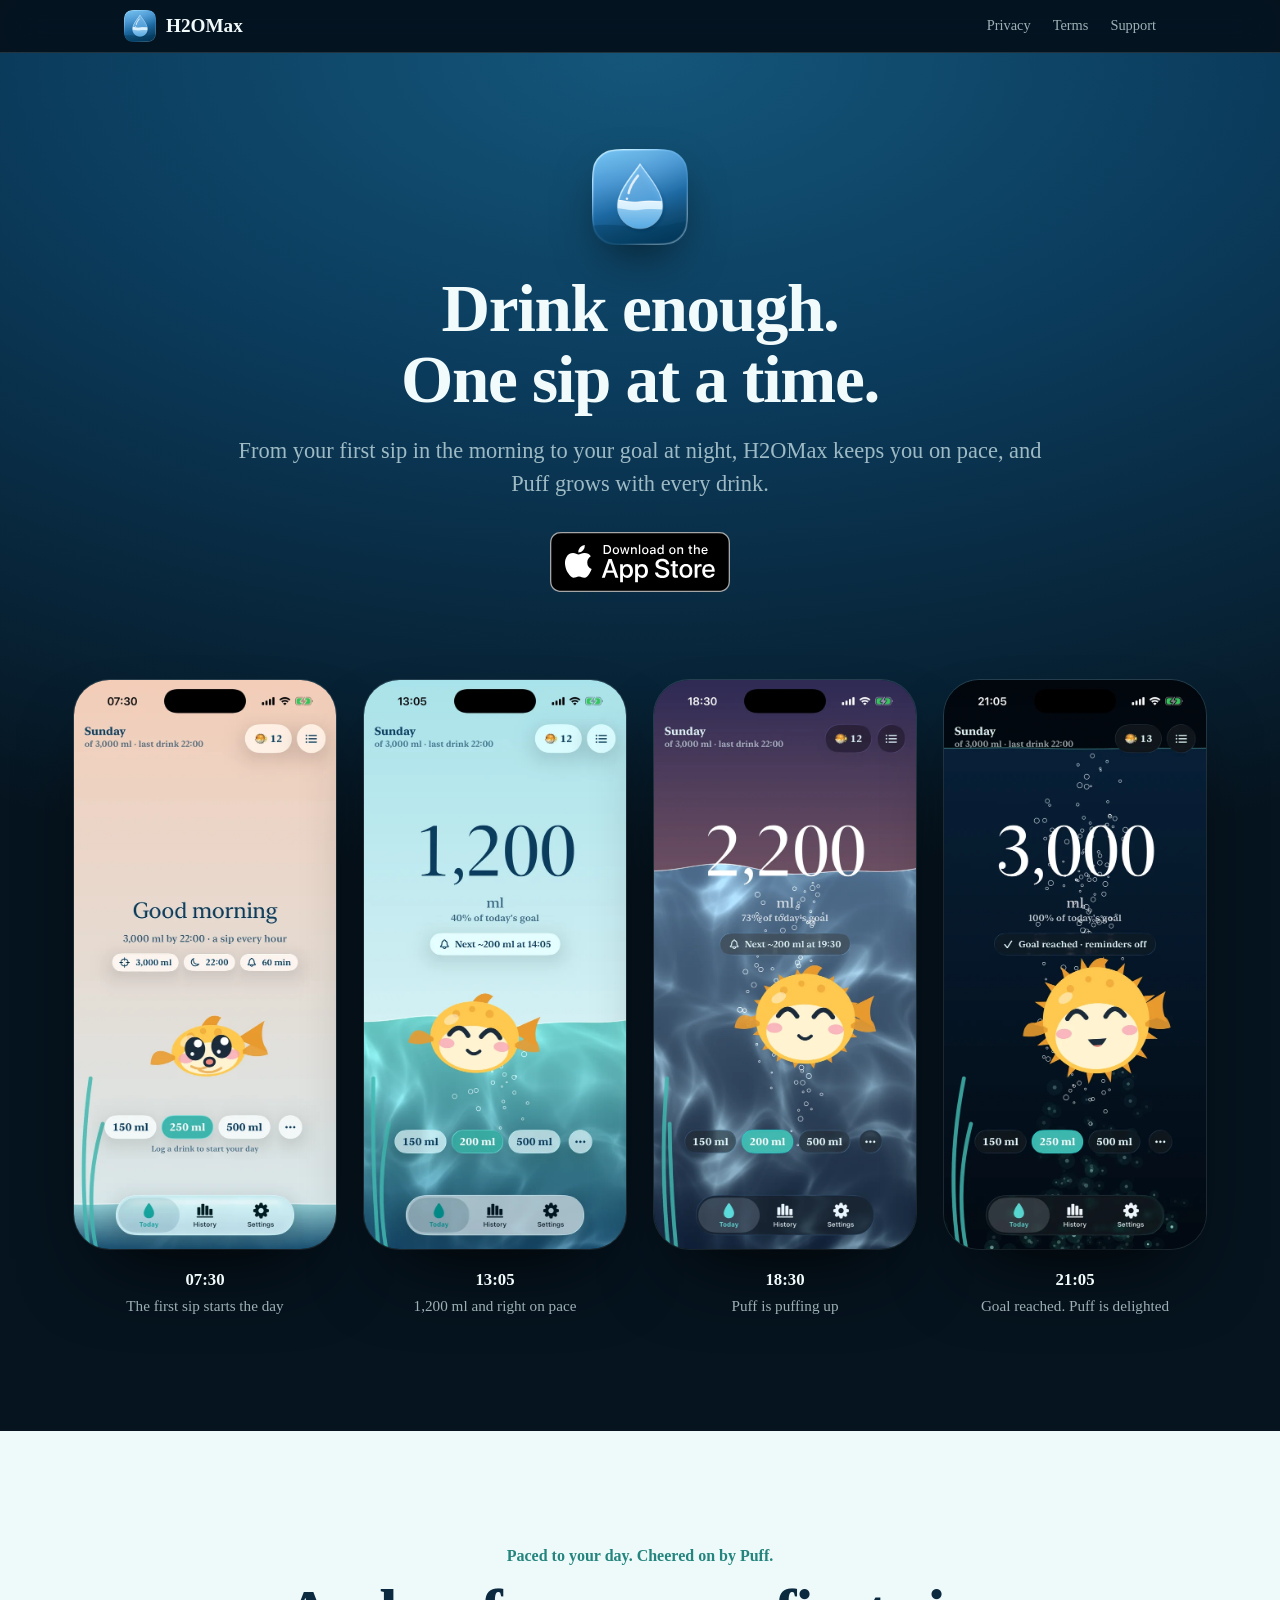
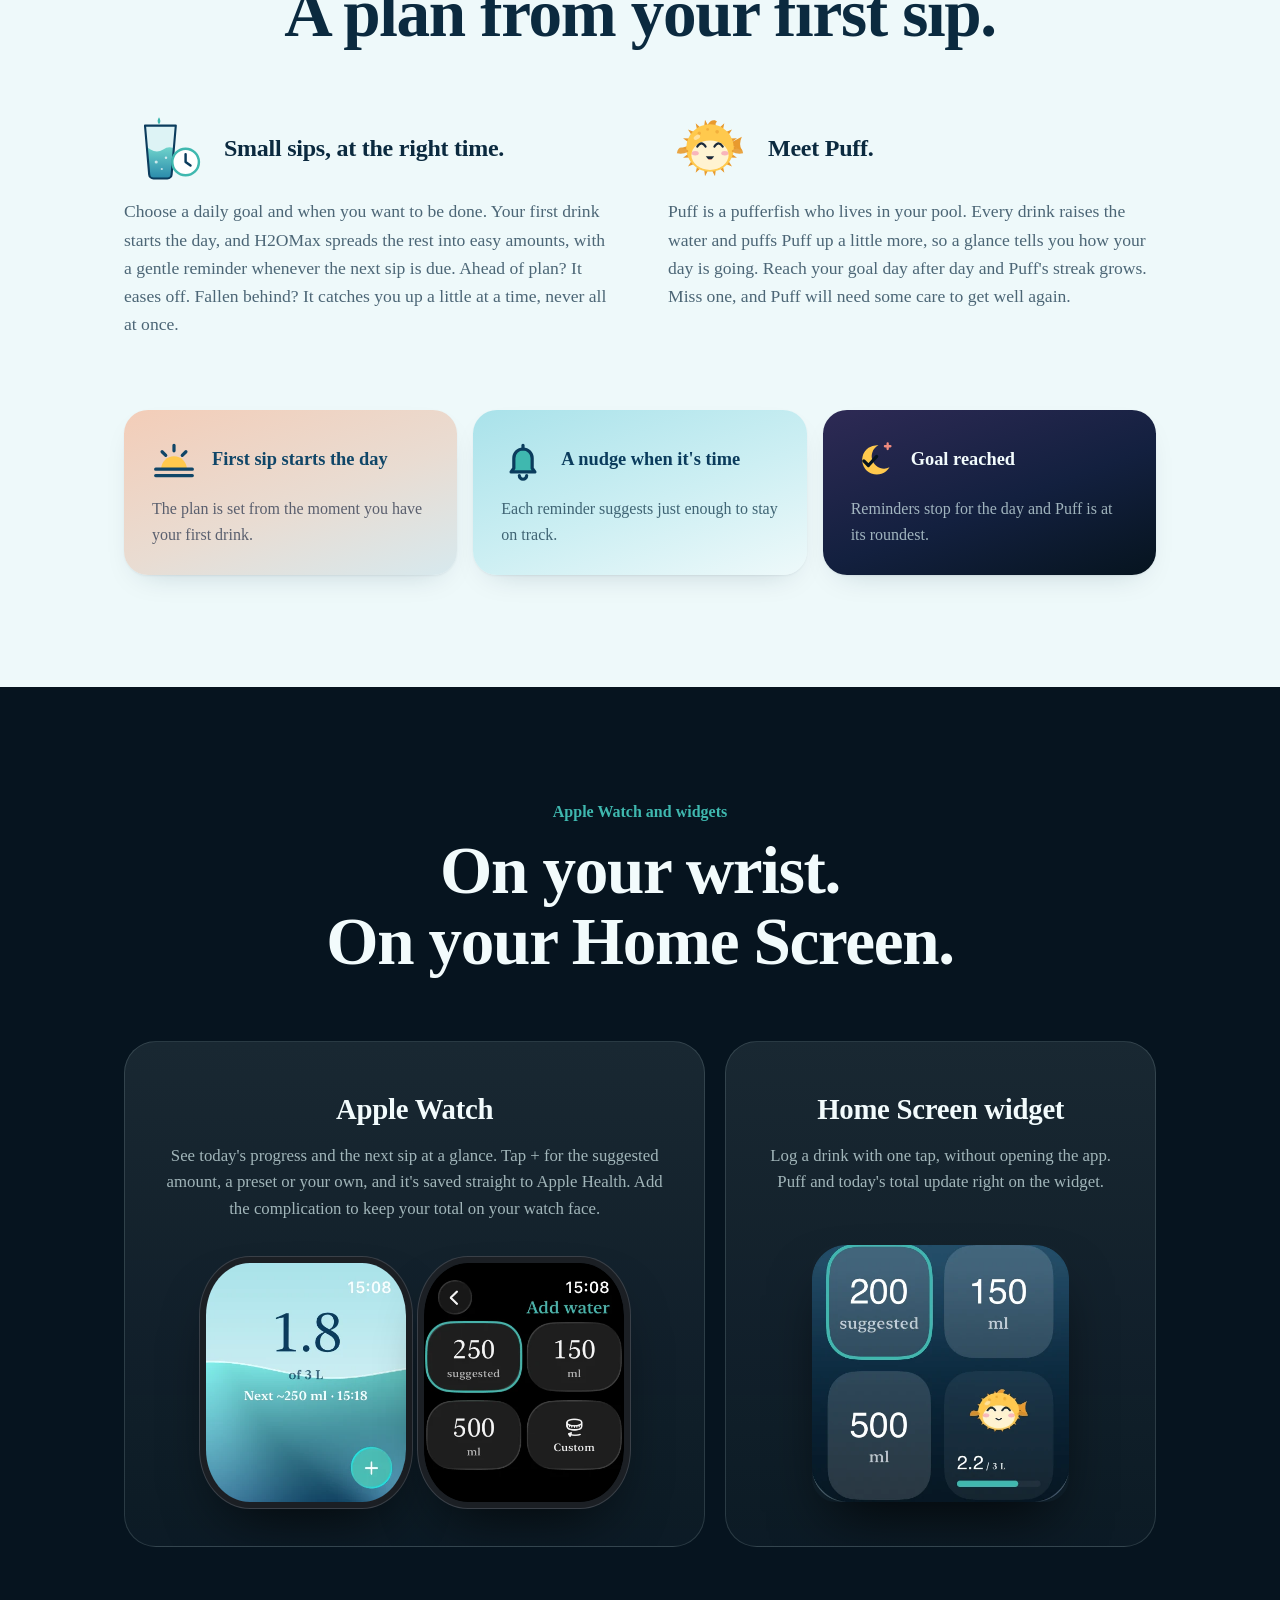
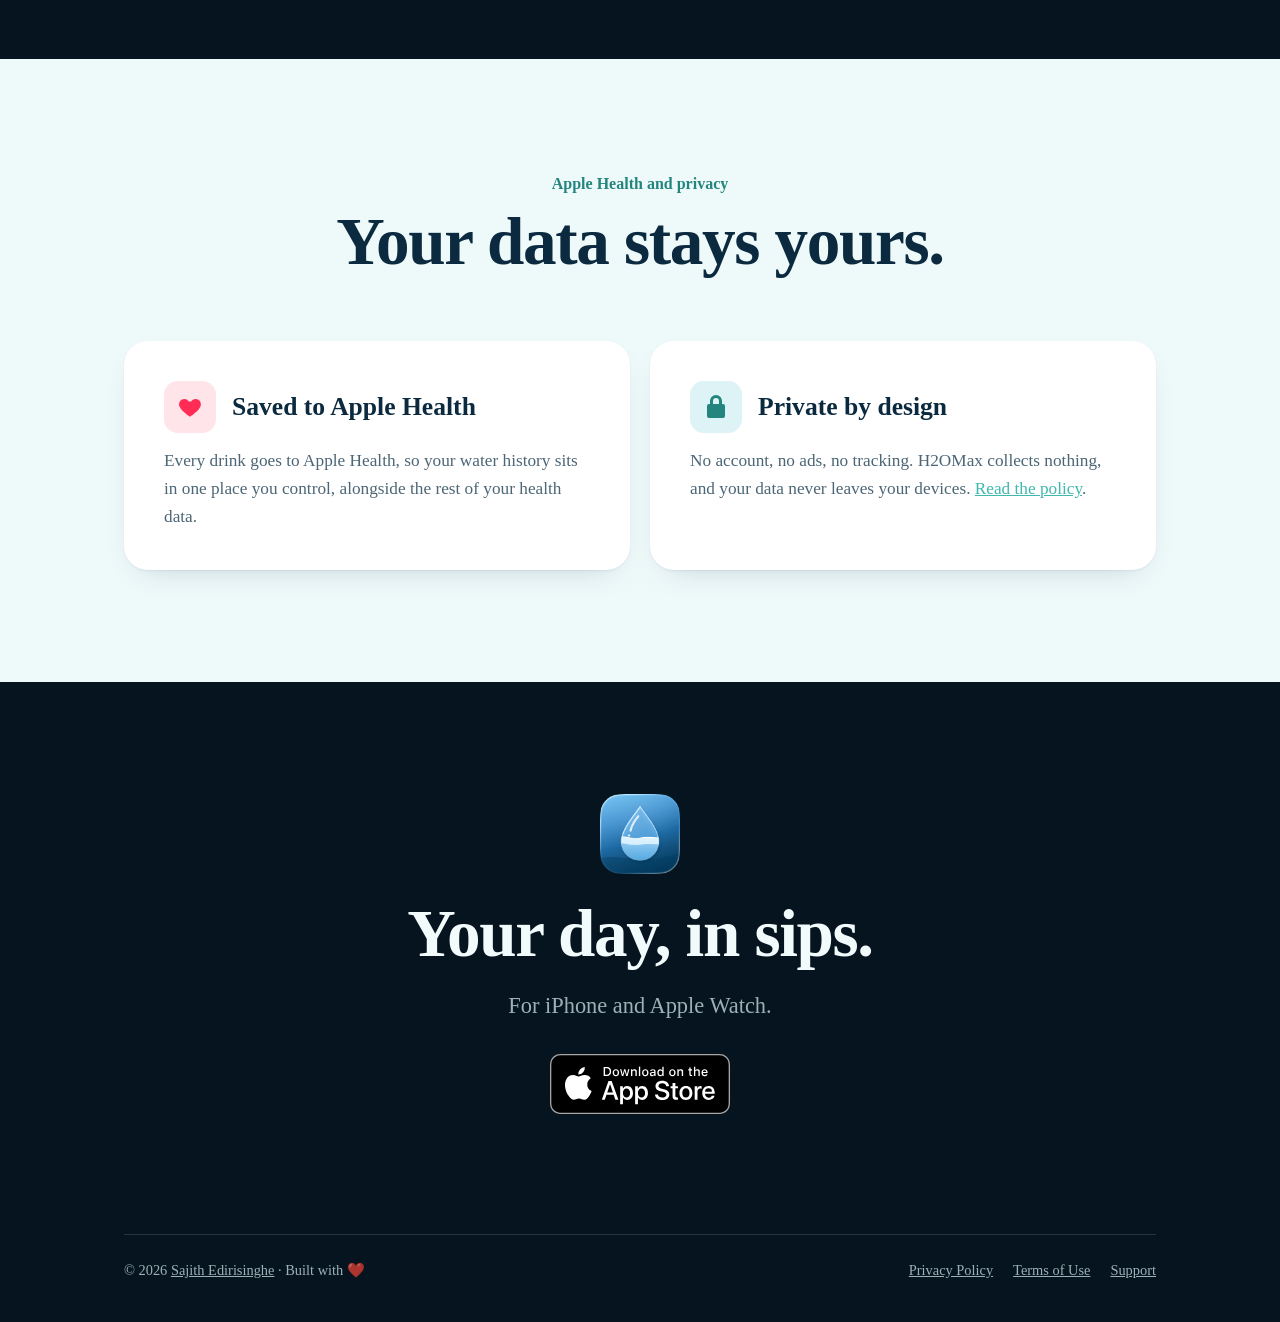
<file: index.html>
<!doctype html>
<html lang="en">
<head>
<meta charset="utf-8">
<meta name="viewport" content="width=device-width, initial-scale=1">
<title>H2OMax — drink enough water, one sip at a time</title>
<meta name="description" content="H2OMax paces your water through the day, reminds you when it's time for a sip, and saves every drink to Apple Health. With Puff, a pufferfish who lives in your pool.">
<meta property="og:title" content="H2OMax — drink enough water, one sip at a time">
<meta property="og:image" content="https://sajith.me/h2omax-app/img/icon.png">
<meta name="apple-itunes-app" content="app-id=6829293329">
<link rel="icon" href="img/icon.png">
<link rel="stylesheet" href="style.css?v=3">
</head>
<body class="home">
<header class="bar">
  <div class="wrap">
    <nav>
      <a class="brand" href="./"><img src="img/icon.png" alt="">H2OMax</a>
      <div class="links"><a href="privacy.html">Privacy</a><a href="terms.html">Terms</a><a href="support.html">Support</a></div>
    </nav>
  </div>
</header>

<main>
  <section class="hero center">
    <div class="wrap">
      <img class="icon" src="img/icon.png" alt="H2OMax app icon" width="96" height="96">
      <h1 class="headline">Drink enough.<br>One sip at a time.</h1>
      <p class="lede">From your first sip in the morning to your goal at night, H2OMax keeps you on pace, and Puff grows with every drink.</p>
      <a class="store" href="https://apps.apple.com/app/id6829293329"><img src="img/app-store-badge.svg" alt="Download on the App Store" width="180" height="60"></a>
    </div>
    <div class="day">
      <figure>
        <img class="phone" src="img/dawn.webp" alt="Dawn, 07:30: Good morning, 0 of 3,000 ml, Puff small and waiting" width="640" height="1391" fetchpriority="high">
        <figcaption><b>07:30</b>The first sip starts the day</figcaption>
      </figure>
      <figure>
        <img class="phone" src="img/noon.webp" alt="Noon, 13:05: 1,200 ml, 40% of the goal, next 200 ml at 14:05" width="640" height="1391">
        <figcaption><b>13:05</b>1,200 ml and right on pace</figcaption>
      </figure>
      <figure>
        <img class="phone" src="img/dusk.webp" alt="Dusk, 18:30: 2,200 ml, 73% of the goal, Puff puffing up" width="640" height="1391" loading="lazy">
        <figcaption><b>18:30</b>Puff is puffing up</figcaption>
      </figure>
      <figure>
        <img class="phone" src="img/night.webp" alt="Night, 21:05: 3,000 ml, goal reached, Puff fully round and happy" width="640" height="1391" loading="lazy">
        <figcaption><b>21:05</b>Goal reached. Puff is delighted</figcaption>
      </figure>
    </div>
  </section>

  <section class="light center">
    <div class="wrap reveal">
      <p class="eyebrow">Paced to your day. Cheered on by Puff.</p>
      <h2 class="headline">A plan from your first sip.</h2>
      <div class="story">
        <div>
          <img class="art-sm" src="img/sips.svg" alt="" width="120" height="100">
          <h3>Small sips, at the right time.</h3>
          <p>Choose a daily goal and when you want to be done. Your first drink starts the day, and H2OMax spreads the rest into easy amounts, with a gentle reminder whenever the next sip is due. Ahead of plan? It eases off. Fallen behind? It catches you up a little at a time, never all at once.</p>
        </div>
        <div>
          <img class="art-sm" src="img/puff.svg" alt="Puff, happy and fully puffed" width="120" height="100">
          <h3>Meet Puff.</h3>
          <p>Puff is a pufferfish who lives in your pool. Every drink raises the water and puffs Puff up a little more, so a glance tells you how your day is going. Reach your goal day after day and Puff's streak grows. Miss one, and Puff will need some care to get well again.</p>
        </div>
      </div>
      <div class="steps">
        <div class="step dawn"><svg class="ic" viewBox="0 0 48 48" aria-hidden="true"><path d="M10 34a14 14 0 0 1 28 0" fill="#FFC94D"/><path d="M4 34h40M24 8v6M11 15l4 4M37 15l-4 4M4 41h40" stroke="currentColor" stroke-width="3.5" stroke-linecap="round" fill="none"/></svg><h4>First sip starts the day</h4><p>The plan is set from the moment you have your first drink.</p></div>
        <div class="step noon"><svg class="ic" viewBox="0 0 48 48" aria-hidden="true"><path d="M14 33V22a10 10 0 0 1 20 0v11l3 4H11z" fill="#3FB8AF"/><path d="M14 33V22a10 10 0 0 1 20 0v11l3 4H11z" fill="none" stroke="currentColor" stroke-width="3.5" stroke-linejoin="round"/><path d="M20 41a4 4 0 0 0 8 0M24 8v4" stroke="currentColor" stroke-width="3.5" stroke-linecap="round" fill="none"/></svg><h4>A nudge when it's time</h4><p>Each reminder suggests just enough to stay on track.</p></div>
        <div class="step night"><svg class="ic" viewBox="0 0 48 48" aria-hidden="true"><path d="M30 8a16 16 0 1 0 12 24A13 13 0 0 1 30 8z" fill="#FFC94D"/><path d="M14 25l5 5 9-10" stroke="#06141F" stroke-width="3.5" stroke-linecap="round" stroke-linejoin="round" fill="none"/><path d="M40 6v6M37 9h6" stroke="#F08A7E" stroke-width="2.5" stroke-linecap="round"/></svg><h4>Goal reached</h4><p>Reminders stop for the day and Puff is at its roundest.</p></div>
      </div>
    </div>
  </section>

  <section class="center">
    <div class="wrap reveal">
      <p class="eyebrow">Apple Watch and widgets</p>
      <h2 class="headline">On your wrist.<br>On your Home Screen.</h2>
      <div class="devices">
        <div class="tile">
          <h3>Apple Watch</h3>
          <p>See today's progress and the next sip at a glance. Tap + for the suggested amount, a preset or your own, and it's saved straight to Apple Health. Add the complication to keep your total on your watch face.</p>
          <div class="art">
            <img class="watch" src="img/watch-today.webp" alt="Apple Watch: 1.8 of 3 L, next ~250 ml" width="374" height="446" loading="lazy">
            <img class="watch" src="img/watch-add.webp" alt="Apple Watch Add water screen: 250 suggested, 150 ml, 500 ml, Custom" width="374" height="446" loading="lazy">
          </div>
        </div>
        <div class="tile">
          <h3>Home Screen widget</h3>
          <p>Log a drink with one tap, without opening the app. Puff and today's total update right on the widget.</p>
          <div class="art">
            <img class="widget" src="img/widget.webp" alt="H2OMax widget: 200 suggested, 150 ml, 500 ml and Puff at 2.2 of 3 L" width="600" height="600" loading="lazy">
          </div>
        </div>
      </div>
    </div>
  </section>

  <section class="light center">
    <div class="wrap reveal">
      <p class="eyebrow">Apple Health and privacy</p>
      <h2 class="headline">Your data stays yours.</h2>
      <div class="pair">
        <div class="step">
          <div class="glyph" style="background:#FFE5E9;color:#FF2D55"><svg width="26" height="26" viewBox="0 0 24 24" fill="currentColor" aria-hidden="true"><path d="M12 21s-7.5-4.6-9.6-9.2C.9 8.3 3 4.5 6.7 4.5c2.1 0 3.6 1.2 4.3 2.5h2c.7-1.3 2.2-2.5 4.3-2.5 3.7 0 5.8 3.8 4.3 7.3C19.5 16.4 12 21 12 21z"/></svg></div>
          <h3>Saved to Apple Health</h3>
          <p>Every drink goes to Apple Health, so your water history sits in one place you control, alongside the rest of your health data.</p>
        </div>
        <div class="step">
          <div class="glyph" style="background:#DDF3F5;color:#24857E"><svg width="24" height="26" viewBox="0 0 24 26" fill="currentColor" aria-hidden="true"><path d="M6 10V7a6 6 0 0 1 12 0v3h1a2 2 0 0 1 2 2v10a2 2 0 0 1-2 2H5a2 2 0 0 1-2-2V12a2 2 0 0 1 2-2h1zm3 0h6V7a3 3 0 0 0-6 0v3z"/></svg></div>
          <h3>Private by design</h3>
          <p>No account, no ads, no tracking. H2OMax collects nothing, and your data never leaves your devices. <a href="privacy.html">Read the policy</a>.</p>
        </div>
      </div>
    </div>
  </section>

  <section class="cta center">
    <div class="wrap reveal">
      <img class="icon" src="img/icon.png" alt="" width="80" height="80" loading="lazy">
      <h2 class="headline">Your day, in sips.</h2>
      <p class="lede">For iPhone and Apple Watch.</p>
      <a class="store" href="https://apps.apple.com/app/id6829293329"><img src="img/app-store-badge.svg" alt="Download on the App Store" width="180" height="60"></a>
    </div>
  </section>
</main>

<div class="wrap">
  <footer>
    <span>© 2026 <a href="https://sajith.me">Sajith Edirisinghe</a> · Built with ❤️</span>
    <div class="legal"><a href="privacy.html">Privacy Policy</a><a href="terms.html">Terms of Use</a><a href="support.html">Support</a></div>
  </footer>
</div>
</body>
</html>
</file>
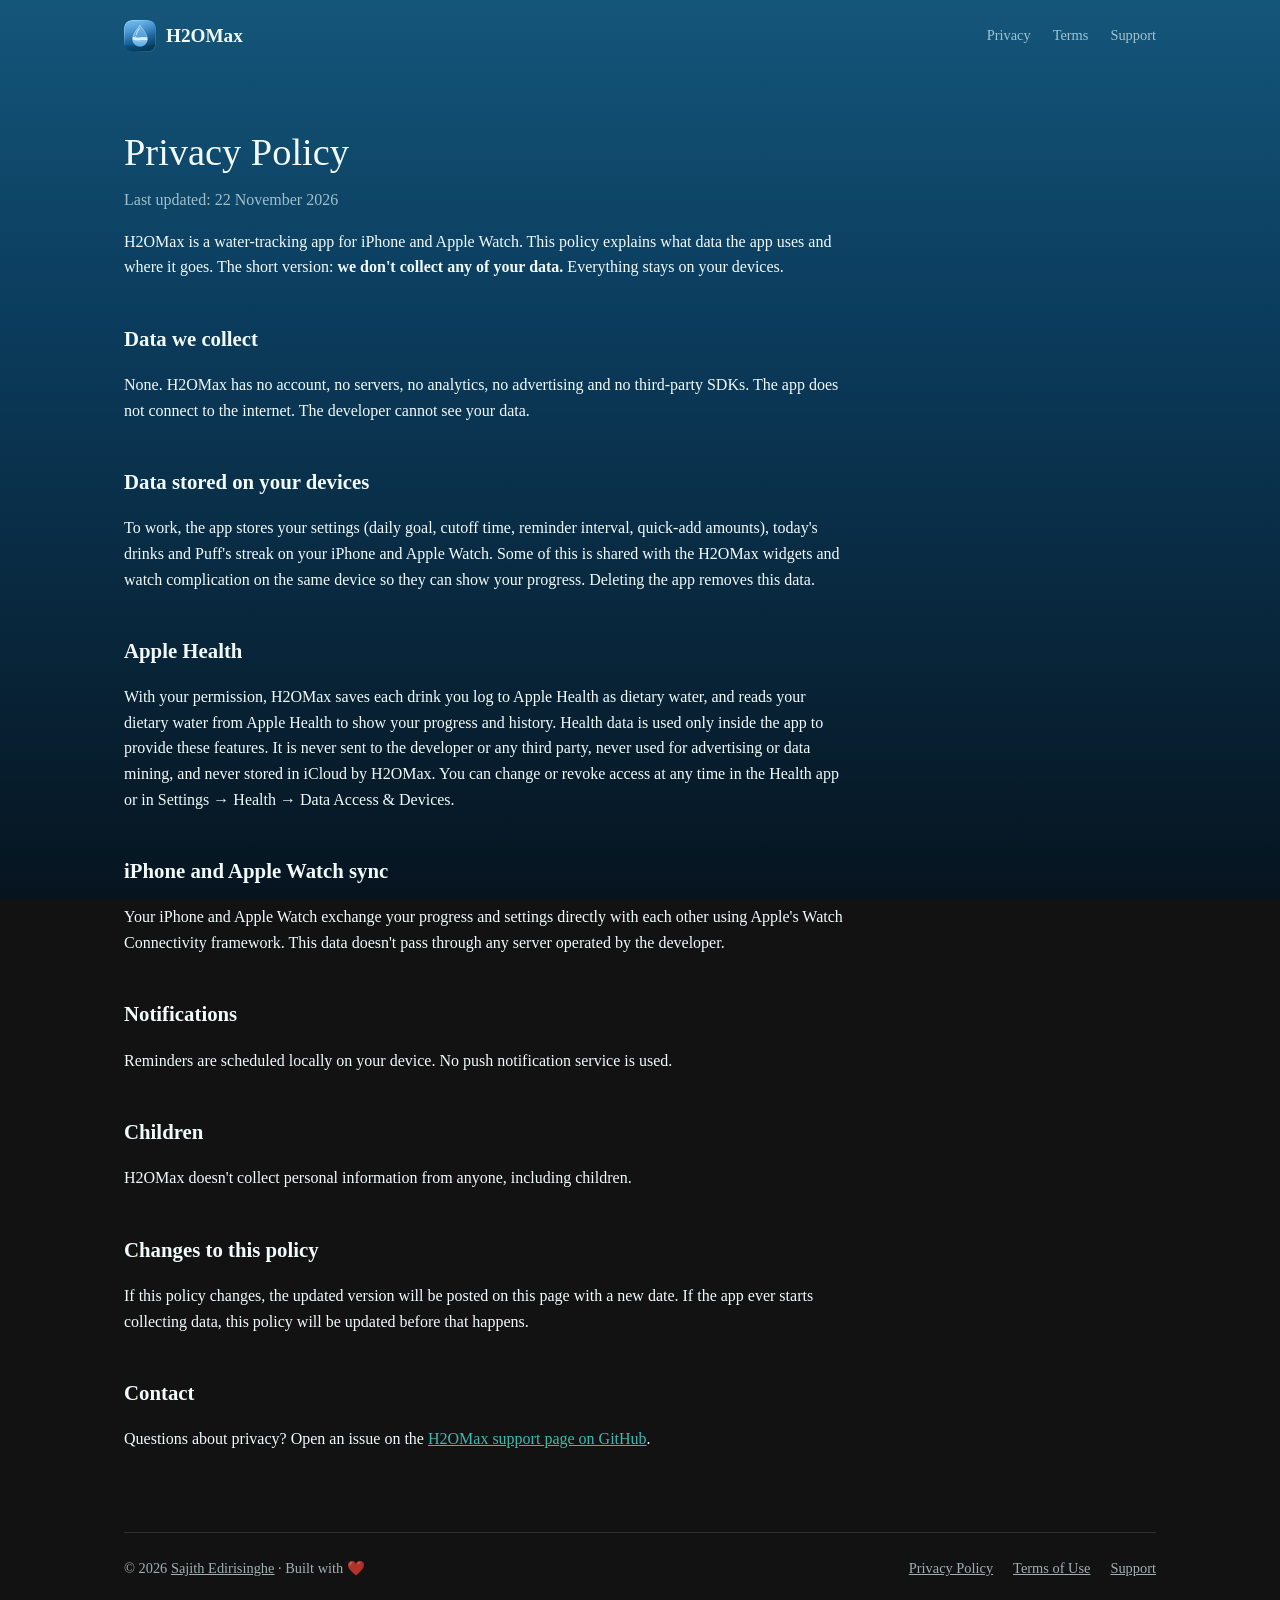
<file: privacy.html>
<!doctype html>
<html lang="en">
<head>
<meta charset="utf-8">
<meta name="viewport" content="width=device-width, initial-scale=1">
<title>Privacy Policy — H2OMax</title>
<meta name="apple-itunes-app" content="app-id=6829293329">
<link rel="icon" href="img/icon.png">
<link rel="stylesheet" href="style.css?v=3">
</head>
<body>
<div class="wrap">
  <nav>
    <a class="brand" href="./"><img src="img/icon.png" alt="">H2OMax</a>
    <div class="links"><a href="privacy.html">Privacy</a><a href="terms.html">Terms</a><a href="support.html">Support</a></div>
  </nav>
  <main class="doc">
    <h1>Privacy Policy</h1>
    <p class="updated">Last updated: 22 November 2026</p>

    <p>H2OMax is a water-tracking app for iPhone and Apple Watch. This policy explains what data the app uses and where it goes. The short version: <strong>we don't collect any of your data.</strong> Everything stays on your devices.</p>

    <h2>Data we collect</h2>
    <p>None. H2OMax has no account, no servers, no analytics, no advertising and no third-party SDKs. The app does not connect to the internet. The developer cannot see your data.</p>

    <h2>Data stored on your devices</h2>
    <p>To work, the app stores your settings (daily goal, cutoff time, reminder interval, quick-add amounts), today's drinks and Puff's streak on your iPhone and Apple Watch. Some of this is shared with the H2OMax widgets and watch complication on the same device so they can show your progress. Deleting the app removes this data.</p>

    <h2>Apple Health</h2>
    <p>With your permission, H2OMax saves each drink you log to Apple Health as dietary water, and reads your dietary water from Apple Health to show your progress and history. Health data is used only inside the app to provide these features. It is never sent to the developer or any third party, never used for advertising or data mining, and never stored in iCloud by H2OMax. You can change or revoke access at any time in the Health app or in Settings → Health → Data Access & Devices.</p>

    <h2>iPhone and Apple Watch sync</h2>
    <p>Your iPhone and Apple Watch exchange your progress and settings directly with each other using Apple's Watch Connectivity framework. This data doesn't pass through any server operated by the developer.</p>

    <h2>Notifications</h2>
    <p>Reminders are scheduled locally on your device. No push notification service is used.</p>

    <h2>Children</h2>
    <p>H2OMax doesn't collect personal information from anyone, including children.</p>

    <h2>Changes to this policy</h2>
    <p>If this policy changes, the updated version will be posted on this page with a new date. If the app ever starts collecting data, this policy will be updated before that happens.</p>

    <h2>Contact</h2>
    <p>Questions about privacy? Open an issue on the <a href="https://github.com/sajithdilshan/h2omax-app/issues">H2OMax support page on GitHub</a>.</p>
  </main>
  <footer>
    <span>© 2026 <a href="https://sajith.me">Sajith Edirisinghe</a> · Built with ❤️</span>
    <div class="legal"><a href="privacy.html">Privacy Policy</a><a href="terms.html">Terms of Use</a><a href="support.html">Support</a></div>
  </footer>
</div>
</body>
</html>
</file>
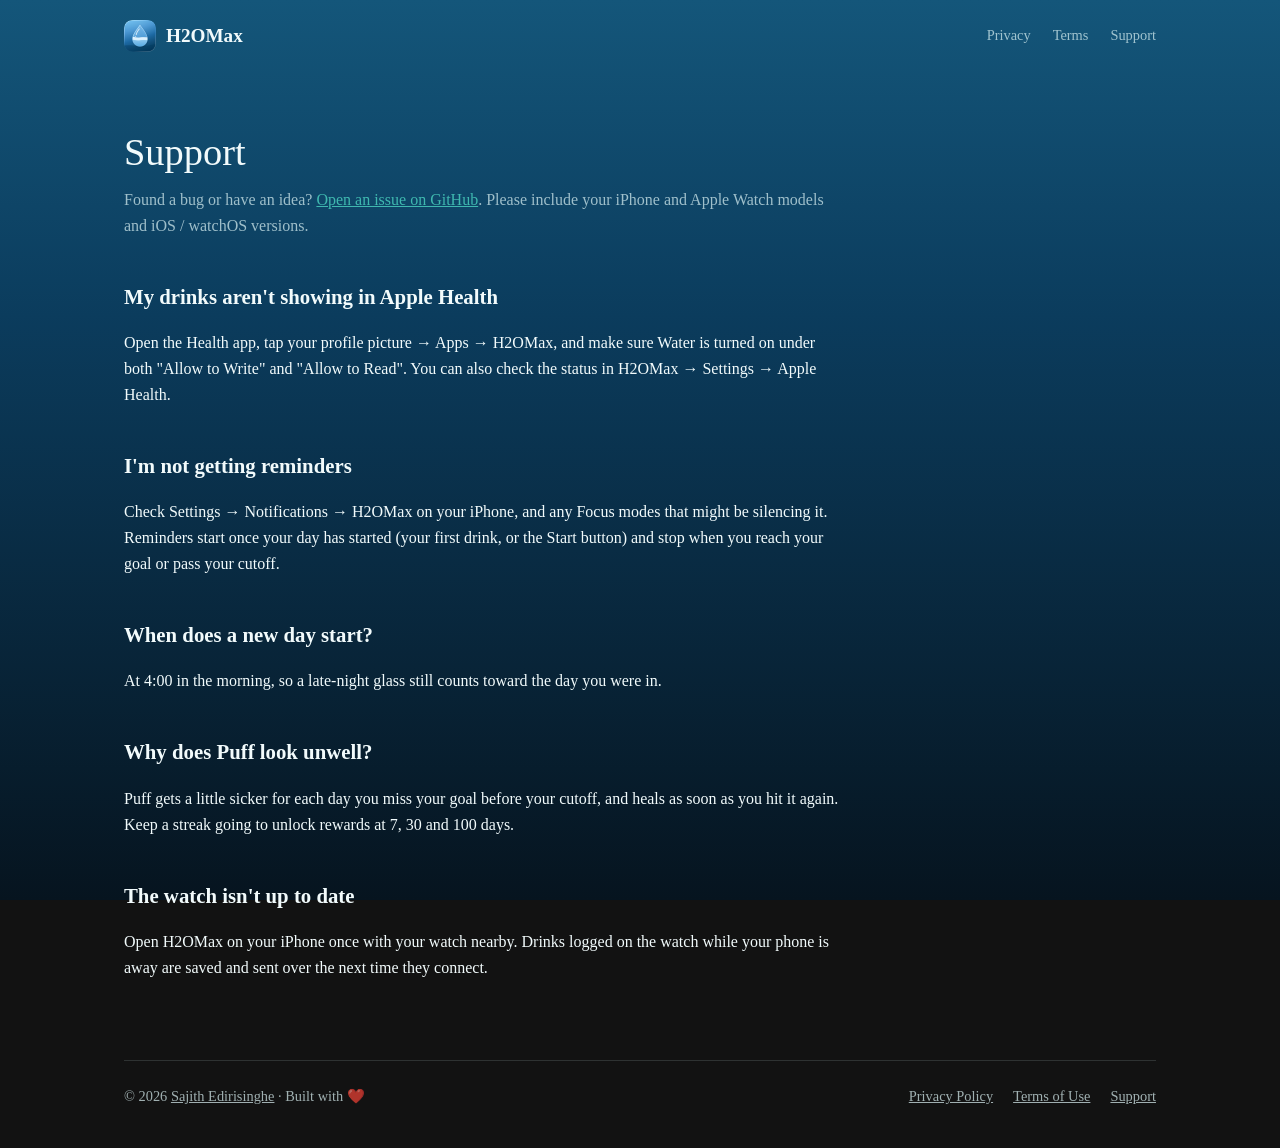
<file: support.html>
<!doctype html>
<html lang="en">
<head>
<meta charset="utf-8">
<meta name="viewport" content="width=device-width, initial-scale=1">
<title>Support — H2OMax</title>
<meta name="apple-itunes-app" content="app-id=6829293329">
<link rel="icon" href="img/icon.png">
<link rel="stylesheet" href="style.css?v=3">
</head>
<body>
<div class="wrap">
  <nav>
    <a class="brand" href="./"><img src="img/icon.png" alt="">H2OMax</a>
    <div class="links"><a href="privacy.html">Privacy</a><a href="terms.html">Terms</a><a href="support.html">Support</a></div>
  </nav>
  <main class="doc">
    <h1>Support</h1>
    <p class="updated">Found a bug or have an idea? <a href="https://github.com/sajithdilshan/h2omax-app/issues/new">Open an issue on GitHub</a>. Please include your iPhone and Apple Watch models and iOS / watchOS versions.</p>

    <h2>My drinks aren't showing in Apple Health</h2>
    <p>Open the Health app, tap your profile picture → Apps → H2OMax, and make sure Water is turned on under both "Allow to Write" and "Allow to Read". You can also check the status in H2OMax → Settings → Apple Health.</p>

    <h2>I'm not getting reminders</h2>
    <p>Check Settings → Notifications → H2OMax on your iPhone, and any Focus modes that might be silencing it. Reminders start once your day has started (your first drink, or the Start button) and stop when you reach your goal or pass your cutoff.</p>

    <h2>When does a new day start?</h2>
    <p>At 4:00 in the morning, so a late-night glass still counts toward the day you were in.</p>

    <h2>Why does Puff look unwell?</h2>
    <p>Puff gets a little sicker for each day you miss your goal before your cutoff, and heals as soon as you hit it again. Keep a streak going to unlock rewards at 7, 30 and 100 days.</p>

    <h2>The watch isn't up to date</h2>
    <p>Open H2OMax on your iPhone once with your watch nearby. Drinks logged on the watch while your phone is away are saved and sent over the next time they connect.</p>
  </main>
  <footer>
    <span>© 2026 <a href="https://sajith.me">Sajith Edirisinghe</a> · Built with ❤️</span>
    <div class="legal"><a href="privacy.html">Privacy Policy</a><a href="terms.html">Terms of Use</a><a href="support.html">Support</a></div>
  </footer>
</div>
</body>
</html>
</file>
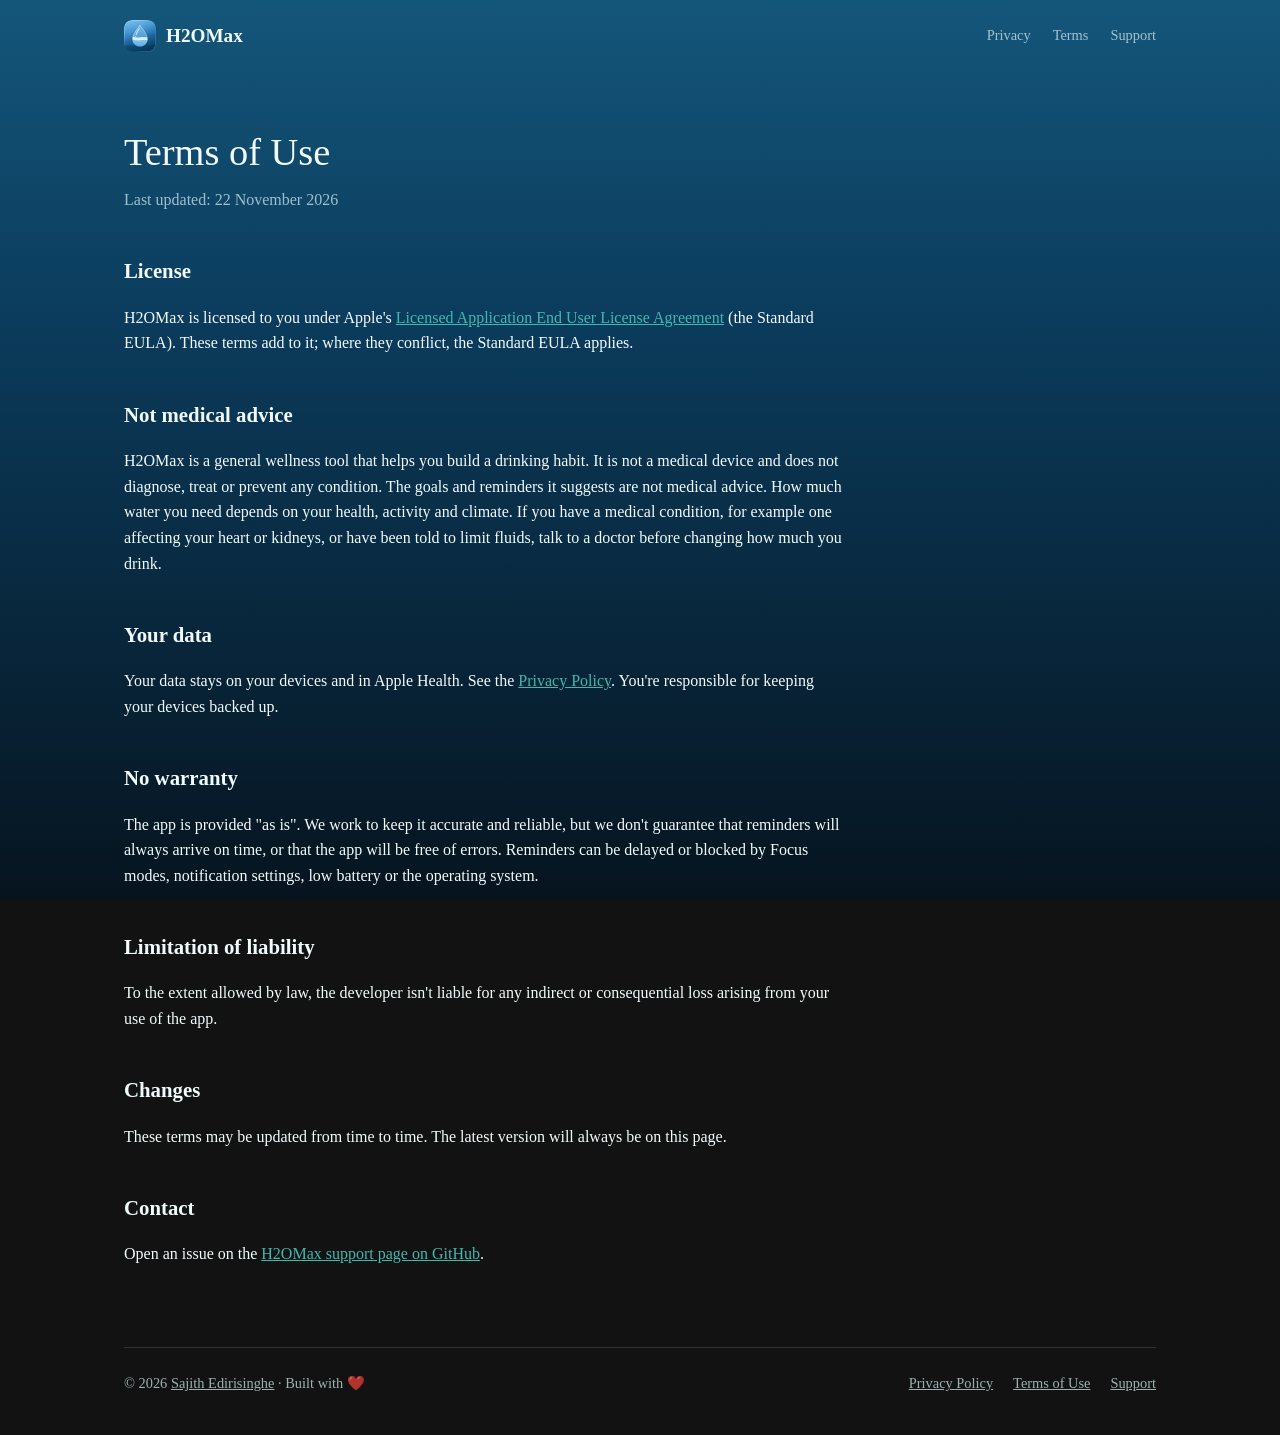
<file: terms.html>
<!doctype html>
<html lang="en">
<head>
<meta charset="utf-8">
<meta name="viewport" content="width=device-width, initial-scale=1">
<title>Terms of Use — H2OMax</title>
<meta name="apple-itunes-app" content="app-id=6829293329">
<link rel="icon" href="img/icon.png">
<link rel="stylesheet" href="style.css?v=3">
</head>
<body>
<div class="wrap">
  <nav>
    <a class="brand" href="./"><img src="img/icon.png" alt="">H2OMax</a>
    <div class="links"><a href="privacy.html">Privacy</a><a href="terms.html">Terms</a><a href="support.html">Support</a></div>
  </nav>
  <main class="doc">
    <h1>Terms of Use</h1>
    <p class="updated">Last updated: 22 November 2026</p>

    <h2>License</h2>
    <p>H2OMax is licensed to you under Apple's <a href="https://www.apple.com/legal/internet-services/itunes/dev/stdeula/">Licensed Application End User License Agreement</a> (the Standard EULA). These terms add to it; where they conflict, the Standard EULA applies.</p>

    <h2>Not medical advice</h2>
    <p>H2OMax is a general wellness tool that helps you build a drinking habit. It is not a medical device and does not diagnose, treat or prevent any condition. The goals and reminders it suggests are not medical advice. How much water you need depends on your health, activity and climate. If you have a medical condition, for example one affecting your heart or kidneys, or have been told to limit fluids, talk to a doctor before changing how much you drink.</p>

    <h2>Your data</h2>
    <p>Your data stays on your devices and in Apple Health. See the <a href="privacy.html">Privacy Policy</a>. You're responsible for keeping your devices backed up.</p>

    <h2>No warranty</h2>
    <p>The app is provided "as is". We work to keep it accurate and reliable, but we don't guarantee that reminders will always arrive on time, or that the app will be free of errors. Reminders can be delayed or blocked by Focus modes, notification settings, low battery or the operating system.</p>

    <h2>Limitation of liability</h2>
    <p>To the extent allowed by law, the developer isn't liable for any indirect or consequential loss arising from your use of the app.</p>

    <h2>Changes</h2>
    <p>These terms may be updated from time to time. The latest version will always be on this page.</p>

    <h2>Contact</h2>
    <p>Open an issue on the <a href="https://github.com/sajithdilshan/h2omax-app/issues">H2OMax support page on GitHub</a>.</p>
  </main>
  <footer>
    <span>© 2026 <a href="https://sajith.me">Sajith Edirisinghe</a> · Built with ❤️</span>
    <div class="legal"><a href="privacy.html">Privacy Policy</a><a href="terms.html">Terms of Use</a><a href="support.html">Support</a></div>
  </footer>
</div>
</body>
</html>
</file>
<file: style.css>
:root {
  --glacier: #DDF3F5; --lagoon: #3FB8AF; --tide: #0B3C5D; --ink: #06141F; --coral: #F08A7E;
  --text: #F2FBFC; --sub: rgba(221,243,245,.7); --line: rgba(221,243,245,.14); --card: rgba(221,243,245,.07);
  --light: #EEF9FA; --light-ink: #0B2A3F; --light-sub: #4C6676;
  --serif: "New York", ui-serif, Georgia, serif;
}
* { box-sizing: border-box; }
html { color-scheme: dark; }
body {
  margin: 0; font-family: var(--serif); color: var(--text); line-height: 1.6;
  background: linear-gradient(180deg, #14567A 0%, var(--tide) 35%, var(--ink) 100%) fixed;
  min-height: 100vh; -webkit-font-smoothing: antialiased;
}
body.home { background: var(--ink); }
a { color: var(--lagoon); }
img { display: block; max-width: 100%; height: auto; }
.wrap { max-width: 1080px; margin: 0 auto; padding: 0 24px; }

/* Nav: a translucent bar on the home page, plain on the documents. */
nav { display: flex; align-items: center; gap: 12px; padding: 20px 0; }
nav .brand { display: flex; align-items: center; gap: 10px; color: var(--text); text-decoration: none; font-size: 1.2rem; font-weight: 600; }
nav .brand img { width: 32px; height: 32px; border-radius: 8px; }
nav .links { margin-left: auto; display: flex; gap: 22px; font-size: .9rem; }
nav .links a { color: var(--sub); text-decoration: none; }
nav .links a:hover { color: var(--text); }
.bar { position: sticky; top: 0; z-index: 10; background: rgba(6,20,31,.72); backdrop-filter: saturate(180%) blur(20px); -webkit-backdrop-filter: saturate(180%) blur(20px); border-bottom: 1px solid var(--line); }
.bar nav { padding: 10px 0; }

/* Shared section type */
section { padding: 112px 0; }
.eyebrow { font-size: 1rem; font-weight: 600; color: var(--lagoon); margin: 0 0 10px; }
.headline { font-size: clamp(2.4rem, 6vw, 4.2rem); font-weight: 600; line-height: 1.06; letter-spacing: -.02em; margin: 0; }
.lede { font-size: clamp(1.15rem, 2.2vw, 1.4rem); color: var(--sub); max-width: 36em; margin: 20px auto 0; line-height: 1.45; }
.center { text-align: center; }
.light { background: var(--light); color: var(--light-ink); }
.light .lede, .light p { color: var(--light-sub); }
.light .eyebrow { color: #24857E; }

/* Hero: the day in four screenshots, dawn to night */
.hero { padding: 96px 0 0; overflow: hidden; background: radial-gradient(120% 60% at 50% 0%, #14567A 0%, var(--tide) 40%, var(--ink) 100%); }
.hero .icon { width: 96px; height: 96px; border-radius: 22px; margin: 0 auto 28px; box-shadow: 0 20px 50px -16px rgba(0,0,0,.7); }
.store { display: inline-block; margin-top: 32px; transition: transform .15s; }
.store img { display: block; height: 60px; width: auto; }
.store:hover { transform: translateY(-1px); }
.day { display: grid; grid-template-columns: repeat(4, 1fr); gap: 28px; margin: 80px auto 0; max-width: 1180px; padding: 0 24px 112px; }
.day figure { margin: 0; text-align: center; }
.day figcaption { margin-top: 18px; font-size: .95rem; color: var(--sub); }
.day figcaption b { display: block; color: var(--text); font-size: 1.05rem; font-weight: 600; }
.phone { border-radius: 13.5% / 6.2%; box-shadow: 0 40px 80px -30px rgba(0,0,0,.85), 0 0 0 1px var(--line); }
@media (max-width: 820px) {
  .day { display: flex; overflow-x: auto; scroll-snap-type: x mandatory; gap: 18px; padding-bottom: 72px; scrollbar-width: none; }
  .day::-webkit-scrollbar { display: none; }
  .day figure { flex: 0 0 62%; scroll-snap-align: center; }
}

/* Paced to your day + Puff */
.story { display: grid; grid-template-columns: 1fr 1fr; gap: 56px; margin-top: 64px; text-align: left; }
.story h3 { font-size: 1.5rem; font-weight: 600; margin: 0 0 10px; letter-spacing: -.01em; }
.story p { margin: 0; font-size: 1.1rem; line-height: 1.6; }
.steps { display: grid; grid-template-columns: repeat(3, 1fr); gap: 16px; margin-top: 72px; }
.step { background: #fff; border-radius: 24px; padding: 28px; text-align: left; box-shadow: 0 1px 2px rgba(11,42,63,.06), 0 12px 32px -18px rgba(11,42,63,.25); }
.step .n { font-size: 2.6rem; font-weight: 300; color: #24857E; line-height: 1; }
.step h4 { font-size: 1.15rem; margin: 14px 0 6px; font-weight: 600; color: var(--light-ink); }
.step p { margin: 0; font-size: 1rem; }

/* Apple Watch + widget */
.devices { display: grid; grid-template-columns: 1.35fr 1fr; gap: 20px; margin-top: 64px; }
.tile { background: linear-gradient(180deg, rgba(221,243,245,.09), rgba(221,243,245,.03)); border: 1px solid var(--line); border-radius: 32px; padding: 44px 36px 0; overflow: hidden; display: flex; flex-direction: column; }
.tile h3 { font-size: 1.8rem; font-weight: 600; margin: 0 0 10px; letter-spacing: -.01em; }
.tile p { margin: 0; color: var(--sub); font-size: 1.05rem; }
.tile .art { margin-top: auto; padding-top: 40px; display: flex; justify-content: center; align-items: flex-end; gap: 18px; }
.watch { width: 44%; max-width: 200px; border-radius: 22%; box-shadow: 0 0 0 6px #1b1f24, 0 0 0 7px #3a4048, 0 30px 60px -20px rgba(0,0,0,.8); margin-bottom: 44px; }
.widget { width: 72%; max-width: 280px; border-radius: 24px; margin-bottom: 44px; box-shadow: 0 30px 60px -20px rgba(0,0,0,.8); }

/* Health + privacy */
.pair { display: grid; grid-template-columns: 1fr 1fr; gap: 20px; margin-top: 64px; text-align: left; }
.pair .step { padding: 40px; }
.pair .glyph { width: 52px; height: 52px; border-radius: 14px; display: grid; place-items: center; font-size: 1.6rem; }
.pair h3 { font-size: 1.6rem; margin: 20px 0 8px; font-weight: 600; color: var(--light-ink); }
.pair p { margin: 0; font-size: 1.08rem; }

.cta { padding: 112px 0; }
.cta .icon { width: 80px; height: 80px; border-radius: 18px; margin: 0 auto 24px; }

@media (max-width: 820px) {
  section { padding: 80px 0; }
  .story, .steps, .devices, .pair { grid-template-columns: 1fr; }
  .story { gap: 32px; }
}

/* Sections rise in as they scroll into view, where supported. */
@media (prefers-reduced-motion: no-preference) {
  @supports (animation-timeline: view()) {
    .reveal { animation: rise linear both; animation-timeline: view(); animation-range: entry 0% entry 40%; }
    @keyframes rise { from { opacity: 0; transform: translateY(40px); } }
  }
}

/* Documents (privacy, terms, support) */
.doc { max-width: 720px; padding: 24px 0 64px; }
.doc h1 { font-weight: 400; font-size: 2.4rem; margin-bottom: 0; }
.doc .updated { color: var(--sub); margin-top: 4px; }
.doc h2 { font-size: 1.3rem; margin-top: 2em; }
footer { border-top: 1px solid var(--line); padding: 24px 0 40px; color: var(--sub); font-size: .9rem; display: flex; gap: 20px; flex-wrap: wrap; }
footer a { color: var(--sub); }
footer { align-items: center; }
footer .legal { margin-left: auto; display: flex; gap: 20px; flex-wrap: wrap; }

/* Story art and themed step cards (dawn, noon, night as in the app) */
.art-sm { width: 120px; height: 100px; margin-bottom: 18px; }
.step .ic { width: 48px; height: 48px; display: block; }
.step.dawn { background: linear-gradient(160deg, #F3CDB8 0%, #E9DCD2 55%, #D7E9EE 100%); color: #104668; }
.step.noon { background: linear-gradient(160deg, #A9E2EA 0%, #CDEFF3 55%, #EEF9FA 100%); color: #0B3C5D; }
.step.night { background: linear-gradient(160deg, #2E2A55 0%, #13203F 55%, #06141F 100%); color: var(--text); }
.step.dawn h4, .step.noon h4 { color: inherit; }
.step.dawn p { color: #5A5F6E; } .step.noon p { color: #3F6474; }
.step.night h4 { color: var(--text); } .step.night p { color: var(--sub); }

/* Icon beside the heading, description full width below */
.story > div, .steps .step { display: grid; grid-template-columns: auto 1fr; column-gap: 16px; align-items: center; align-content: start; }
.story > div > p, .steps .step > p { grid-column: 1 / -1; margin-top: 14px; }
.story .art-sm { width: 84px; height: 70px; margin: 0; }
.story h3, .steps .step h4 { margin: 0; }
.steps .step .ic { width: 44px; height: 44px; }
.pair .step { display: grid; grid-template-columns: auto 1fr; column-gap: 16px; align-items: center; align-content: start; }
.pair .step h3 { margin: 0; }
.pair .step p { grid-column: 1 / -1; margin-top: 14px; }
@media (max-width: 820px) {
  footer { flex-direction: column; text-align: center; gap: 12px; }
  footer .legal { margin-left: 0; justify-content: center; }
}
</file>
